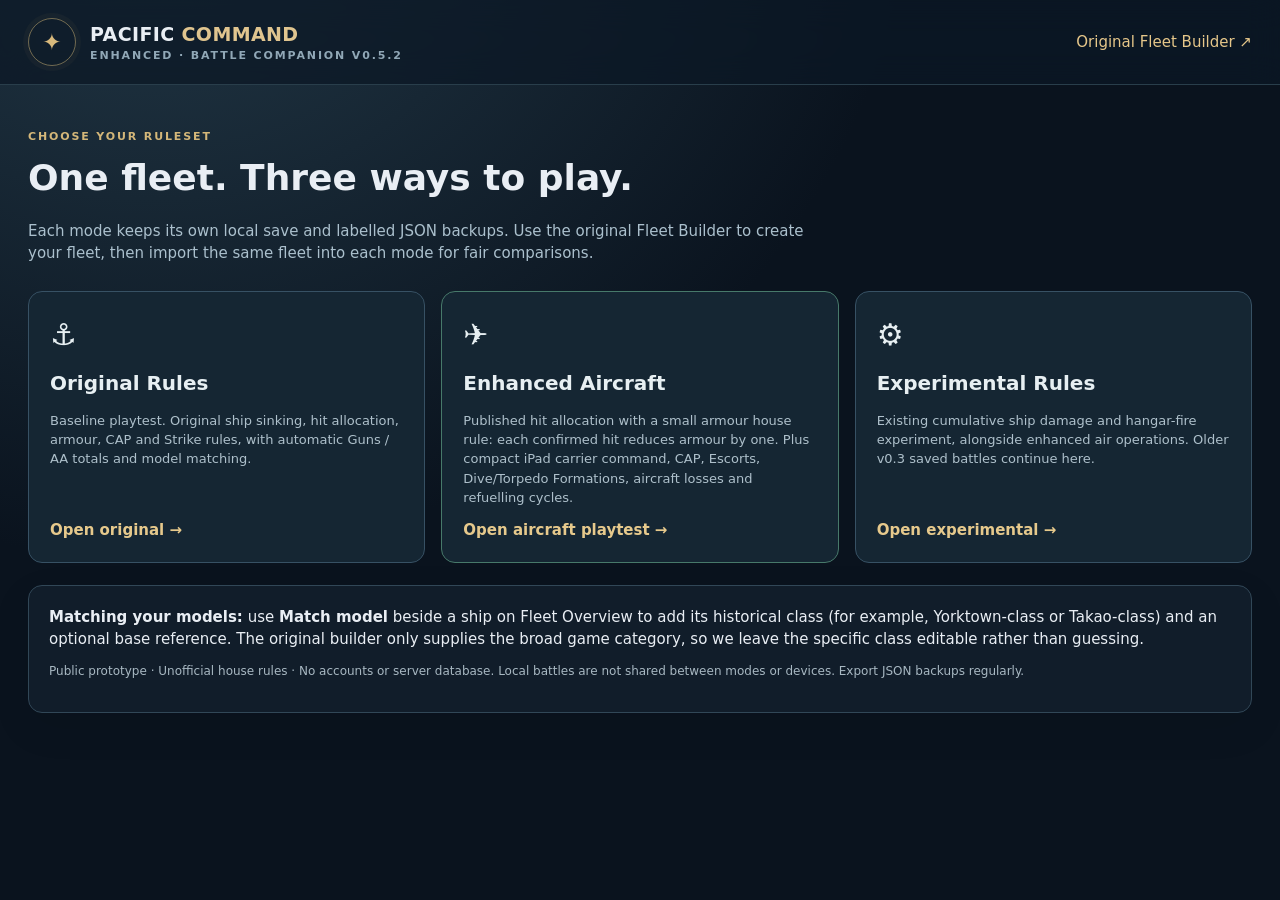
<file: index.html>
<!doctype html><html lang="en"><head><meta charset="utf-8"><meta name="viewport" content="width=device-width, initial-scale=1"><meta name="theme-color" content="#0b1623"><meta name="apple-mobile-web-app-capable" content="yes"><meta name="apple-mobile-web-app-title" content="Pacific Command"><title>Pacific Command Enhanced — Choose Game Mode</title><link rel="stylesheet" href="assets/style.css?v=0.5.2"><style>
.mode-grid{display:grid;grid-template-columns:repeat(3,minmax(0,1fr));gap:16px;margin-top:27px}.mode-card{border:1px solid #375164;background:#152633;border-radius:14px;padding:21px;display:flex;flex-direction:column;gap:12px;text-decoration:none;color:#e7eff2;min-height:240px}.mode-card:hover{border-color:#dfbd75;background:#1e3543;text-decoration:none;transform:translateY(-1px)}.mode-card .mode-icon{font-size:30px}.mode-card h2{margin:0;font-size:20px}.mode-card p{font-size:13px;color:#aec0cb;margin:0;flex:1}.mode-card .go{font-weight:700;color:#e6c98c}.mode-card.main{border-color:#47796a}.landing-title{margin:44px 0 12px}.landing-title h1{font-size:36px;margin:6px 0}.landing-title p{color:#abc0cd;max-width:780px}.subdued{margin-top:22px;color:#8fa7b6;font-size:12px}@media(max-width:800px){.mode-grid{grid-template-columns:1fr}.mode-card{min-height:180px}.landing-title h1{font-size:27px}}
</style></head><body><div class="topbar"><div class="topinner"><div class="brand"><div class="roundel">✦</div><div><div class="brandline">PACIFIC <span>COMMAND</span></div><div class="brand-sub">Enhanced · Battle Companion v0.5.2</div></div></div><a href="https://type37.github.io/pacific-command-builder/" target="_blank" rel="noopener">Original Fleet Builder ↗</a></div></div><main class="shell"><div class="landing-title"><div class="eyebrow">Choose your ruleset</div><h1>One fleet. Three ways to play.</h1><p>Each mode keeps its own local save and labelled JSON backups. Use the original Fleet Builder to create your fleet, then import the same fleet into each mode for fair comparisons.</p></div><div class="mode-grid">
<a class="mode-card" href="original/"><span class="mode-icon">⚓</span><h2>Original Rules</h2><p>Baseline playtest. Original ship sinking, hit allocation, armour, CAP and Strike rules, with automatic Guns / AA totals and model matching.</p><span class="go">Open original →</span></a>
<a class="mode-card main" href="aircraft/"><span class="mode-icon">✈</span><h2>Enhanced Aircraft</h2><p>Published hit allocation with a small armour house rule: each confirmed hit reduces armour by one. Plus compact iPad carrier command, CAP, Escorts, Dive/Torpedo Formations, aircraft losses and refuelling cycles.</p><span class="go">Open aircraft playtest →</span></a>
<a class="mode-card" href="experimental/"><span class="mode-icon">⚙</span><h2>Experimental Rules</h2><p>Existing cumulative ship damage and hangar-fire experiment, alongside enhanced air operations. Older v0.3 saved battles continue here.</p><span class="go">Open experimental →</span></a>
</div><div class="panel" style="margin-top:22px"><b>Matching your models:</b> use <b>Match model</b> beside a ship on Fleet Overview to add its historical class (for example, Yorktown-class or Takao-class) and an optional base reference. The original builder only supplies the broad game category, so we leave the specific class editable rather than guessing.<p class="note">Public prototype · Unofficial house rules · No accounts or server database. Local battles are not shared between modes or devices. Export JSON backups regularly.</p></div></main></body></html>
</file>
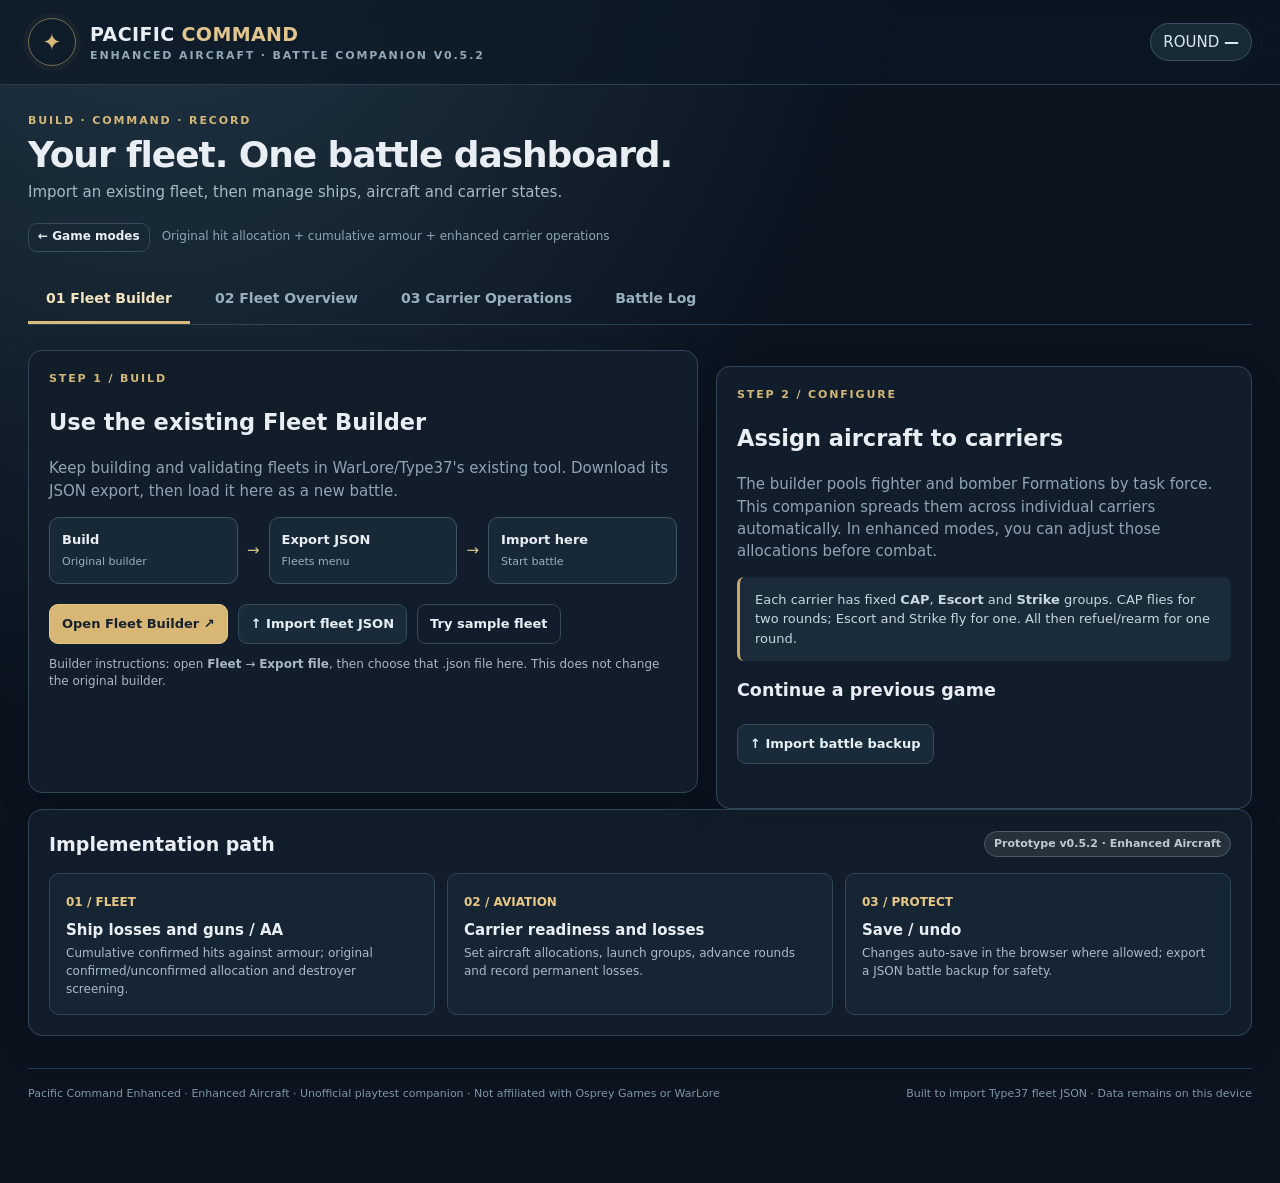
<file: aircraft/index.html>
<!doctype html>
<html lang="en"><head><meta charset="utf-8"><meta name="viewport" content="width=device-width, initial-scale=1">
<meta name="theme-color" content="#0b1623"><meta name="apple-mobile-web-app-capable" content="yes">
<meta name="apple-mobile-web-app-title" content="Pacific Command — Aircraft">
<title>Pacific Command Enhanced — Aircraft</title><link rel="stylesheet" href="../assets/style.css?v=0.5.2"></head>
<body><div id="app"></div><input type="file" id="fleet-file" accept=".json,application/json" hidden><input type="file" id="battle-file" accept=".json,application/json" hidden>
<script>window.PCE_MODE='aircraft';</script><script src="../assets/app.js?v=0.5.2"></script></body></html>
</file>
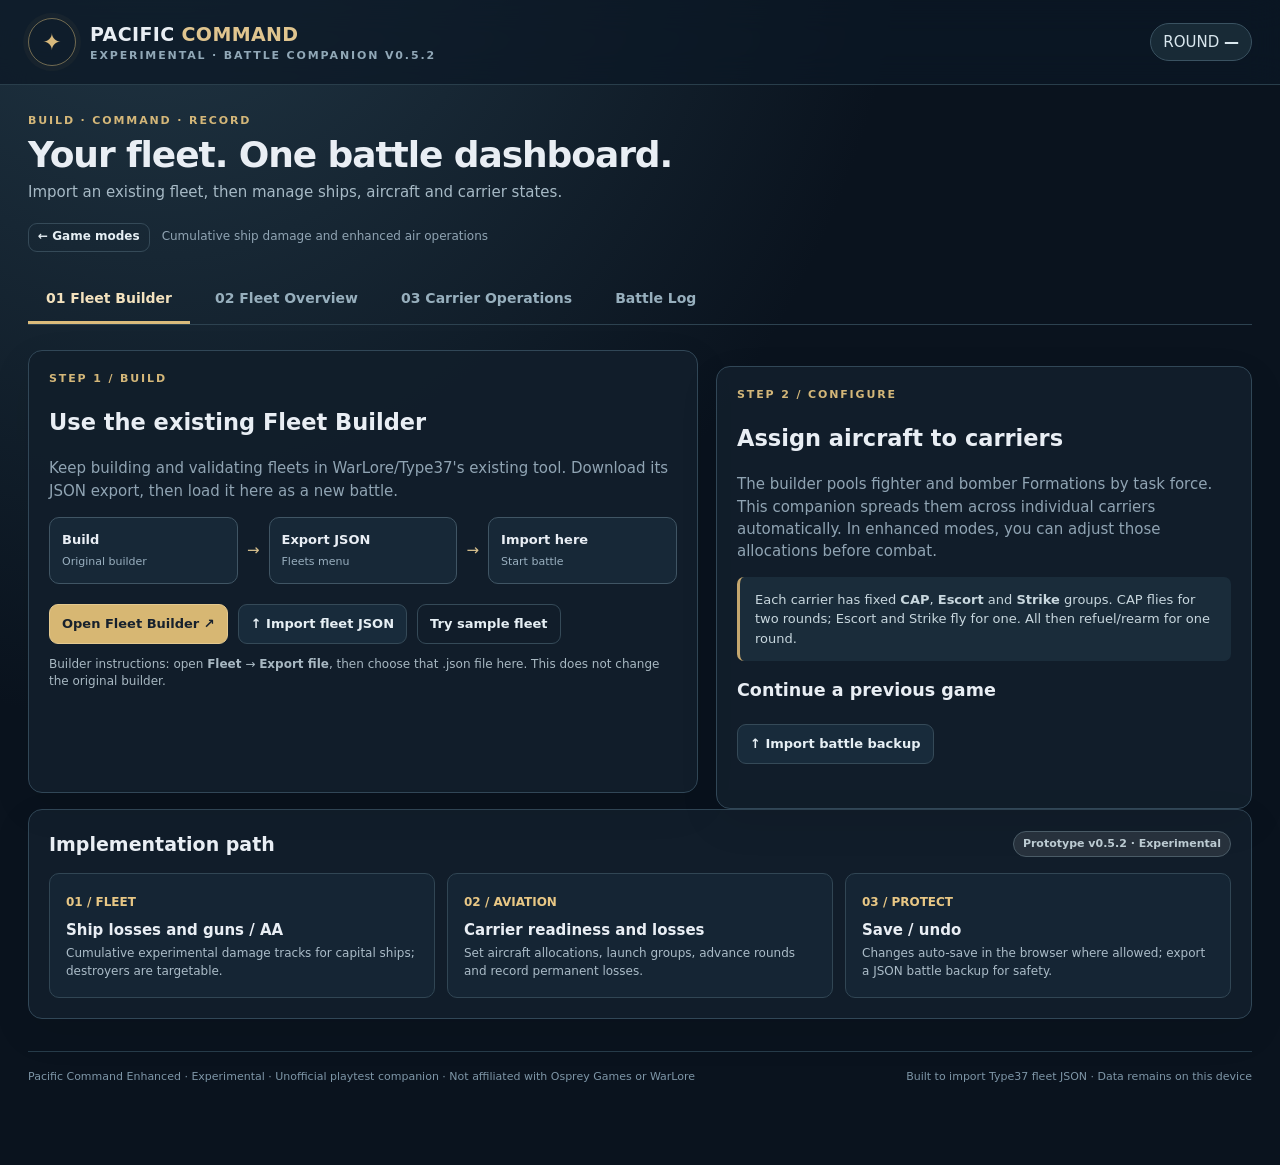
<file: experimental/index.html>
<!doctype html>
<html lang="en"><head><meta charset="utf-8"><meta name="viewport" content="width=device-width, initial-scale=1">
<meta name="theme-color" content="#0b1623"><meta name="apple-mobile-web-app-capable" content="yes">
<meta name="apple-mobile-web-app-title" content="Pacific Command — Experimental">
<title>Pacific Command Enhanced — Experimental</title><link rel="stylesheet" href="../assets/style.css?v=0.5.2"></head>
<body><div id="app"></div><input type="file" id="fleet-file" accept=".json,application/json" hidden><input type="file" id="battle-file" accept=".json,application/json" hidden>
<script>window.PCE_MODE='experimental';</script><script src="../assets/app.js?v=0.5.2"></script></body></html>
</file>
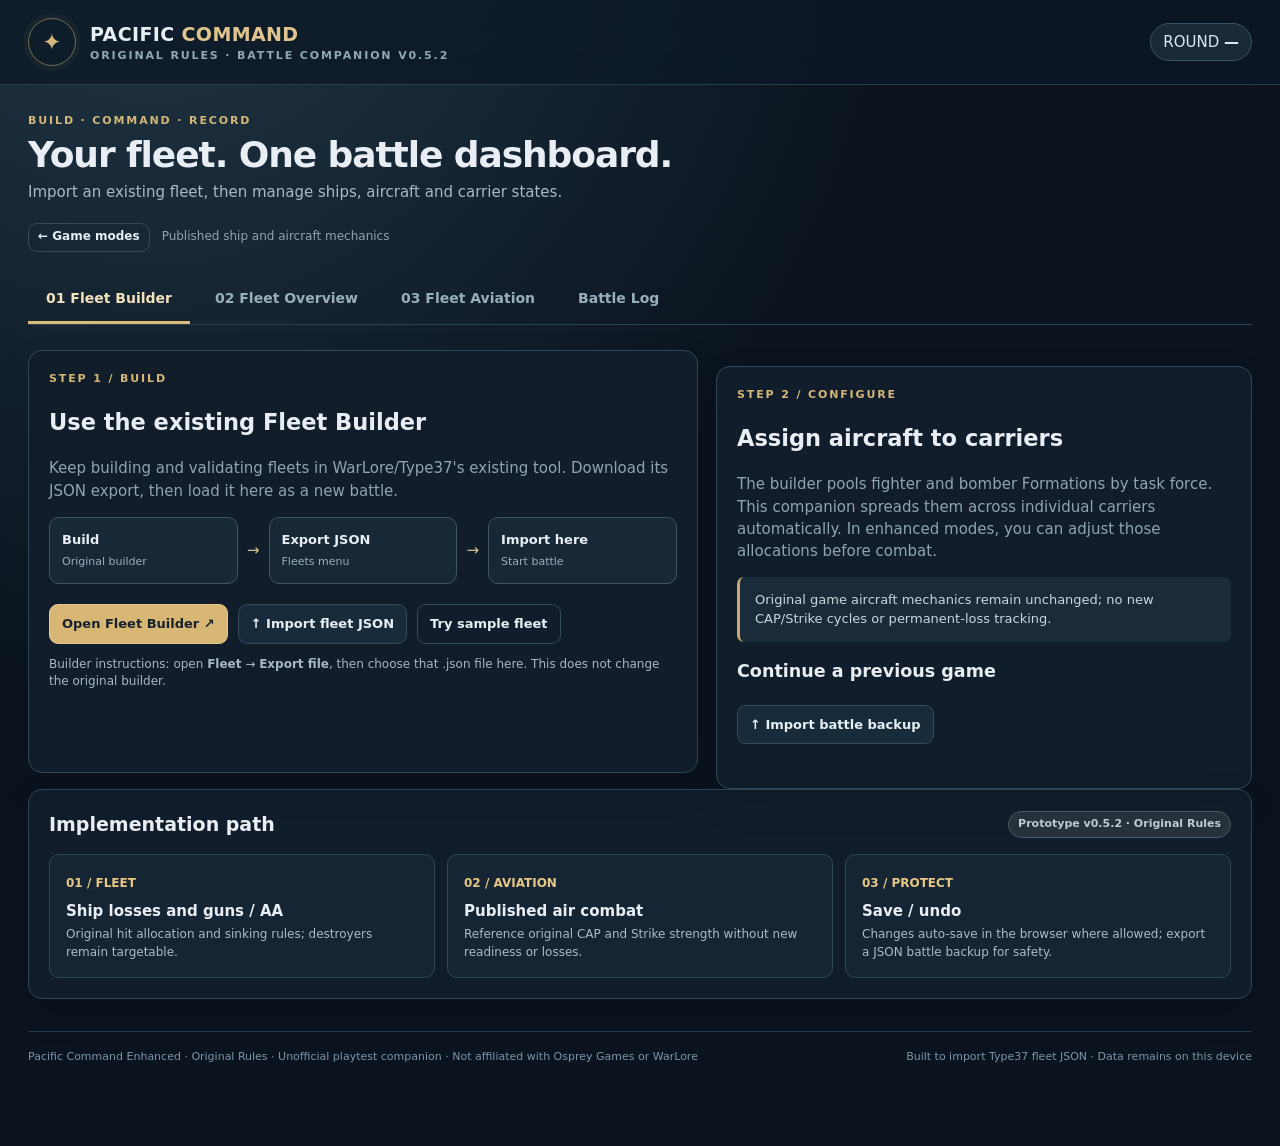
<file: original/index.html>
<!doctype html>
<html lang="en"><head><meta charset="utf-8"><meta name="viewport" content="width=device-width, initial-scale=1">
<meta name="theme-color" content="#0b1623"><meta name="apple-mobile-web-app-capable" content="yes">
<meta name="apple-mobile-web-app-title" content="Pacific Command — Original">
<title>Pacific Command Enhanced — Original</title><link rel="stylesheet" href="../assets/style.css?v=0.5.2"></head>
<body><div id="app"></div><input type="file" id="fleet-file" accept=".json,application/json" hidden><input type="file" id="battle-file" accept=".json,application/json" hidden>
<script>window.PCE_MODE='original';</script><script src="../assets/app.js?v=0.5.2"></script></body></html>
</file>
<file: assets/style.css>
:root{font-family:Inter,ui-sans-serif,system-ui,-apple-system,BlinkMacSystemFont,"Segoe UI",sans-serif;color-scheme:dark;background:#0a131e;color:#e9eef4;font-size:15px;line-height:1.48}
*{box-sizing:border-box}body{margin:0;min-height:100vh;background:radial-gradient(ellipse at 12% -18%,#243b4a 0,transparent 48%),#0a131e}button,input,select{font:inherit}button{cursor:pointer}button:disabled{opacity:.35;cursor:not-allowed}a{color:#e6c78a;text-decoration:none}a:hover{text-decoration:underline}.shell{max-width:1360px;margin:0 auto;padding:0 28px 80px}.topbar{background:#0c1825bb;border-bottom:1px solid #293e4b;backdrop-filter:blur(16px)}.topinner{max-width:1360px;margin:auto;padding:18px 28px;display:flex;align-items:center;justify-content:space-between;gap:16px}.brand{display:flex;gap:14px;align-items:center}.roundel{width:48px;height:48px;border:1px solid #d3b87980;border-radius:50%;display:grid;place-items:center;color:#d8b97c;font-size:23px;box-shadow:0 0 0 5px #d6b66c09}.brandline{font-size:19px;font-weight:750;letter-spacing:.02em}.brandline span{color:#e0c58f}.brand-sub{font-size:11px;color:#91a8b7;letter-spacing:.17em;text-transform:uppercase;font-weight:650}.header-side{display:flex;align-items:center;gap:12px}.round{background:#182a36;border:1px solid #3a5261;border-radius:50px;padding:7px 12px;font-variant-numeric:tabular-nums;color:#d9e7ee}.muted{color:#90a4b3}.small{font-size:12px}.xsmall{font-size:11px}.eyebrow{font-size:11px;text-transform:uppercase;letter-spacing:.17em;color:#d4b779;font-weight:800}.top-content{margin-top:28px;display:flex;justify-content:space-between;align-items:flex-end;gap:15px;flex-wrap:wrap}.top-content h1{font-size:clamp(25px,3vw,36px);margin:5px 0;font-weight:750;line-height:1.15;letter-spacing:-.03em}.top-content p{margin:5px 0;color:#a7bac6}.tools{display:flex;gap:9px;flex-wrap:wrap}.btn{border:1px solid #354a58;background:#182b3b;color:#e6eff4;border-radius:9px;padding:9px 12px;font-size:13px;font-weight:650;display:inline-flex;align-items:center;gap:7px;justify-content:center;min-height:38px}.btn:hover:not(:disabled){background:#263d4d;border-color:#67808e}.btn.primary{background:#d7b773;border-color:#e4c98f;color:#17212d}.btn.primary:hover{background:#efd49b}.btn.danger{color:#ffd4cc;border-color:#744d48;background:#442b2c}.btn.quiet{background:transparent}.btn.sm{min-height:29px;padding:4px 9px;font-size:12px}.btn.xs{min-height:26px;padding:3px 7px;font-size:11px}.btn.active{color:#1b2730;background:#d5b87b;border-color:#d5b87b}.tabs{display:flex;gap:7px;border-bottom:1px solid #2d4250;margin:24px 0 25px;overflow:auto}.tab{padding:12px 18px;background:transparent;border:0;border-bottom:3px solid transparent;color:#97afbd;white-space:nowrap;font-size:14px;font-weight:720}.tab.active{border-bottom-color:#dbbb7b;color:#f3e2be}.tab:hover{color:#fff}.panel{border:1px solid #314757;background:#111e2bf2;border-radius:14px;padding:20px;box-shadow:0 14px 40px #00000014}.panel+.panel{margin-top:16px}.sectionhead{display:flex;align-items:center;justify-content:space-between;gap:15px;margin-bottom:15px}.sectionhead h2{margin:0;font-size:19px}.sectionhead h3{margin:0;font-size:16px}.note{font-size:12px;color:#a8b8c2}.callout{padding:13px 15px;background:#1a2c3a;border-left:3px solid #c5a76f;border-radius:7px;color:#c8d7de;font-size:13px;margin:13px 0}.warning{border-left-color:#d88b6c;background:#372b2b}.badge{display:inline-flex;align-items:center;gap:5px;border:1px solid #526456;border-radius:50px;padding:4px 9px;font-size:11px;font-weight:700;color:#b2d7bd;background:#22372e;white-space:nowrap}.badge.orange{color:#f2cf93;border-color:#715a35;background:#3d3426}.badge.red{color:#f7aca6;border-color:#714641;background:#3b262a}.badge.gray{color:#bccbd2;border-color:#4a5b66;background:#27313c}.hero{display:grid;grid-template-columns:1.25fr 1fr;gap:18px}.hero .panel{height:100%}.flowline{display:flex;align-items:center;gap:9px;margin:12px 0}.stage{border:1px solid #405564;border-radius:10px;background:#172837;padding:12px;min-width:0;flex:1}.stage b{font-size:13px;display:block}.stage span{font-size:11px;color:#99afbf}.arrow{color:#d9c18f}.builder-actions{display:flex;gap:10px;flex-wrap:wrap;margin:20px 0 8px}.guide{display:grid;grid-template-columns:repeat(3,1fr);gap:12px}.guide .card{padding:16px;border-radius:10px;background:#152534;border:1px solid #314654}.guide .num{font-size:12px;color:#e8c785;font-weight:850}.guide strong{display:block;margin:7px 0 4px}.guide p{font-size:12px;color:#abbcc8;margin:0}.statgrid{display:grid;grid-template-columns:repeat(5,1fr);gap:10px;margin-bottom:20px}.stat{background:#152635;border:1px solid #32495a;border-radius:12px;padding:16px}.stat .k{font-size:11px;letter-spacing:.08em;text-transform:uppercase;color:#a6b9c5;font-weight:700}.stat .v{font-size:27px;line-height:1.15;margin:5px 0;font-weight:800;font-variant-numeric:tabular-nums}.stat .s{font-size:11px;color:#8ca4b3}.stat.emph{border-color:#746448;background:#282b28}.stat.emph .v{color:#ebd39d}.tf{margin-bottom:20px}.tf-head{display:flex;justify-content:space-between;align-items:flex-start;gap:15px;padding:0 0 14px}.tf-head h2{font-size:19px;margin:3px 0}.tf-stats{display:flex;gap:8px;flex-wrap:wrap}.mini-stat{border:1px solid #355166;background:#182b39;border-radius:8px;padding:8px 12px;min-width:80px}.mini-stat .v{font-size:22px;font-weight:800;font-variant-numeric:tabular-nums}.mini-stat .k{color:#9fb3bf;font-size:10px;text-transform:uppercase}.fleettable{width:100%;border-collapse:collapse}.fleettable th{color:#9caebb;font-weight:750;text-transform:uppercase;letter-spacing:.08em;font-size:10px;text-align:left;border-bottom:1px solid #314656;padding:8px 10px}.fleettable td{border-bottom:1px solid #2a3e4b;padding:11px 10px;vertical-align:middle;font-size:13px}.fleettable tr:last-child td{border-bottom:0}.shipname{font-weight:720;font-size:13px}.shipmeta{font-size:11px;color:#91a8b8}.ko{opacity:.55}.ko .shipname{text-decoration:line-through}.track{display:flex;gap:3px;min-width:120px;align-items:center;margin:4px 0 3px}.pip{height:8px;min-width:7px;flex:1;background:#385060;border-radius:3px}.pip.hit{background:#cf8d69}.progressText{font-size:11px;color:#b9c8d0;font-variant-numeric:tabular-nums}.damagecontrols{display:flex;gap:5px;align-items:center;flex-wrap:wrap}.twocol{display:grid;grid-template-columns:1fr 1fr;gap:14px}.fighter-stats{display:flex;gap:12px;flex-wrap:wrap}.carrier-card{margin-bottom:16px}.carrierhead{display:flex;justify-content:space-between;gap:10px;align-items:flex-start;flex-wrap:wrap;margin-bottom:18px}.carrierhead h3{font-size:19px;margin:4px 0 0}.carrier-stats{display:flex;gap:9px;flex-wrap:wrap}.chip{padding:7px 10px;border-radius:8px;background:#213849;border:1px solid #3c5261;min-width:94px}.chip b{font-size:21px;line-height:1.2;display:block}.chip span{font-size:10px;color:#a9bac6}.squadron-table{border:1px solid #345063;border-radius:11px;overflow:hidden}.squadronrow{display:grid;grid-template-columns:110px 156px 1fr 82px;gap:10px;align-items:center;padding:13px;border-bottom:1px solid #304656}.squadronrow:last-child{border-bottom:0}.group-type{font-weight:800}.group-type small{display:block;color:#8fa7b6;font-size:11px;font-weight:450}.count{display:flex;align-items:center;gap:6px}.count b{font-size:18px;min-width:26px;text-align:center;font-variant-numeric:tabular-nums}.states{display:flex;flex-wrap:wrap;gap:5px}.state{border-radius:7px;background:#172a39;border:1px solid #385060;color:#b6c7d0;font-size:11px;padding:7px 9px;min-width:73px}.state.active{background:#d6b979;color:#14202b;border-color:#d6b979;font-weight:800}.state:disabled{opacity:.3}.input{width:100%;min-width:0;background:#0c1926;border:1px solid #49606c;border-radius:7px;color:#f3f4ee;padding:8px 9px;outline:none}.input:focus{border-color:#d4b67c}.input.narrow{width:72px}.input.hitinput{width:56px;padding:6px 6px;text-align:center}.input.dark{color:#fff}.subheader{font-size:11px;letter-spacing:.11em;color:#a5bbca;text-transform:uppercase;font-weight:850;margin:15px 0 6px}.low{background:#2b2830;border-color:#6f4a46}.right{display:flex;align-items:center;gap:6px;justify-content:flex-end}.details{border:1px solid #344c5b;background:#142532;border-radius:10px;padding:13px;margin-top:15px}.detail-grid{display:grid;grid-template-columns:1fr 1fr;gap:12px;align-items:end}.details label{display:block;color:#a9bbc8;font-size:12px;margin-bottom:4px}.ship-tags{display:flex;gap:8px;align-items:center;flex-wrap:wrap}.footer{color:#7e96a7;font-size:11px;margin-top:32px;border-top:1px solid #263b49;padding-top:17px;display:flex;justify-content:space-between;gap:12px;flex-wrap:wrap}.modal-wrap{position:fixed;inset:0;background:#030912ba;display:flex;align-items:center;justify-content:center;z-index:40;padding:20px}.modal{width:min(95vw,560px);max-height:90vh;overflow:auto;background:#152738;border:1px solid #5b7180;border-radius:15px;padding:22px;box-shadow:0 30px 100px #0009}.modal h2{margin:0 0 6px}.modal-head{display:flex;align-items:center;justify-content:space-between}.form-row{display:flex;gap:10px;align-items:center;flex-wrap:wrap;margin:16px 0}.form-row label{min-width:180px;color:#b8cad3}.form-row input{width:76px}.log{list-style:none;padding:0;margin:0}.log li{border-bottom:1px solid #293e4c;padding:9px 2px;font-size:12px;color:#b3c5d0}.log li:last-child{border:0}.log time{color:#d7bb7c;font-weight:650;margin-right:9px}.empty{text-align:center;padding:45px 25px;color:#aebdc7}.tick{color:#b7d9b9}.hidden{display:none !important}hr{border:0;border-top:1px solid #314552;margin:15px 0} .desktop-only{display:initial}
@media(max-width:1050px){.statgrid{grid-template-columns:repeat(3,1fr)}.squadronrow{grid-template-columns:90px 130px 1fr}.squadronrow .lossbox{grid-column:2/-1}.hero{grid-template-columns:1fr}}
@media(max-width:720px){.shell{padding:0 12px 45px}.topinner{padding:13px 12px}.brandline{font-size:15px}.brand-sub{font-size:9px}.roundel{width:38px;height:38px}.header-side .round{display:none}.panel{padding:14px}.statgrid{grid-template-columns:repeat(2,1fr)}.stat .v{font-size:23px}.twocol,.guide,.detail-grid{grid-template-columns:1fr}.fleettable{display:block;overflow:auto}.tf-head{display:block}.tf-stats{margin-top:10px}.squadronrow{grid-template-columns:1fr auto;gap:10px}.squadronrow .states{grid-column:1/-1}.squadronrow .lossbox{grid-column:1/-1}.states .state{flex:1}.top-content{margin-top:18px}.tabs{margin:15px 0}.tab{padding:10px 12px}.tools{width:100%}.tools .btn{flex:1}}


/* v0.2 — operational colour language: blue = gunnery, teal = AA,
   green = ready/on station, amber = low fuel/rearming, red = damage/KO. */
:root { --gun:#74bde7; --aa:#72d3b3; --ready:#80d39e; --warn:#edbd71; --danger:#ea8b83; --strike:#e4a17a; }
.stat, .mini-stat { position:relative; overflow:hidden; }
.stat::before,.mini-stat::before{content:'';position:absolute;inset:0 auto 0 0;width:3px;background:#506577}
.stat.metric-guns,.mini-stat.metric-guns{background:linear-gradient(110deg,rgba(52,124,168,.19),#152635 70%);border-color:#416782}
.stat.metric-guns::before,.mini-stat.metric-guns::before{background:var(--gun)}
.stat.metric-guns .v,.mini-stat.metric-guns .v{color:var(--gun)}
.stat.metric-aa,.mini-stat.metric-aa{background:linear-gradient(110deg,rgba(41,137,107,.18),#152635 70%);border-color:#3b7268}
.stat.metric-aa::before,.mini-stat.metric-aa::before{background:var(--aa)}
.stat.metric-aa .v,.mini-stat.metric-aa .v{color:var(--aa)}
.stat.metric-cap-aloft,.mini-stat.metric-cap-aloft{background:linear-gradient(110deg,rgba(49,122,87,.13),#152635 80%);border-color:#365e53}
.stat.metric-cap-aloft::before,.mini-stat.metric-cap-aloft::before{background:var(--ready)}
.stat.metric-cap-aloft .v,.mini-stat.metric-cap-aloft .v{color:var(--ready)}
.stat.metric-strike-airborne,.mini-stat.metric-strike-airborne,.mini-stat.metric-airborne-strike,.mini-stat.metric-ready-strike{background:linear-gradient(110deg,rgba(159,93,59,.16),#152635 80%);border-color:#6c5147}
.stat.metric-strike-airborne::before,.mini-stat.metric-strike-airborne::before,.mini-stat.metric-airborne-strike::before,.mini-stat.metric-ready-strike::before{background:var(--strike)}
.stat.metric-strike-airborne .v,.mini-stat.metric-strike-airborne .v,.mini-stat.metric-airborne-strike .v,.mini-stat.metric-ready-strike .v{color:var(--strike)}
.mini-stat.metric-ready-escort,.mini-stat.metric-airborne-escort{border-color:#6a6382;background:linear-gradient(110deg,rgba(106,84,163,.15),#152635 80%)}
.mini-stat.metric-ready-escort::before,.mini-stat.metric-airborne-escort::before{background:#ad9dde}
.mini-stat.metric-ready-escort .v,.mini-stat.metric-airborne-escort .v{color:#c0b2f2}
.tf{border-top:3px solid #d9b977}
.tf.tf-1{border-top-color:var(--gun)}
.tf.tf-2{border-top-color:var(--aa)}
.tf-head h2{display:flex;align-items:center;gap:11px;flex-wrap:wrap}
.fleettable tr.damaged td:first-child{box-shadow:inset 3px 0 0 #bb885b}
.fleettable tr.ko{opacity:1;background:#4d28292b}
.fleettable tr.ko td:first-child{box-shadow:inset 3px 0 0 #d7746b}
.fleettable tr.ko .shipname,.fleettable tr.ko .progressText{color:#f2a69b}
.fleettable tr.ko td:not(:last-child){opacity:.78}
.pip.hit{background:linear-gradient(90deg,#d9925f,#ecb56d)}
.fleettable tr.ko .pip.hit{background:#c65c5c}
.action-attack{color:#f3cfad;border-color:#655347;background:#2d2b2c}
.action-attack:hover:not(:disabled){border-color:#ae7659;background:#3b3231}
.airsummary{display:flex;flex-wrap:wrap;align-items:stretch;gap:10px;border:1px solid #395468;border-radius:13px;padding:13px;background:linear-gradient(110deg,#172a39,#101e2b);margin:20px 0 7px}
.airsummary .summary-label{flex:1 1 185px;align-self:center}
.airsummary .summary-label b{display:block;color:#e8c991;font-size:14px}
.airsummary .summary-label span{display:block;margin-top:4px}
.airsummary .mini-stat{flex:1 1 108px;min-width:106px;padding:11px 10px}
.deckbox{display:flex;justify-content:space-between;align-items:center;gap:12px;flex-wrap:wrap;padding:12px;border-radius:10px;margin-bottom:13px;border:1px solid #345767;background:#172c38}
.deckbox.deck-busy{border-color:#866945;background:#302b27}
.deckbox.deck-free{border-left:3px solid #5ab99b}
.deckbox .launch-actions{display:flex;gap:6px;flex-wrap:wrap}
.carrier-card{border-top:3px solid #759db5}
.carrier-card.low{border-top-color:#d16b6b}
.carrier-stats .fighter-chip{background:#213e43;border-color:#356f6a}
.carrier-stats .fighter-chip b{color:#7cd9c5}
.carrier-stats .bomber-chip{background:#40322e;border-color:#755747}
.carrier-stats .bomber-chip b{color:#efba88}
.carrier-stats .reserve-chip{background:#202e3c;border-color:#344e64}
.squadronrow.group-cap{border-left:3px solid #58b898;background:linear-gradient(90deg,#16362e70,transparent 44%)}
.squadronrow.group-escort{border-left:3px solid #9b91d3;background:linear-gradient(90deg,#3c355370,transparent 44%)}
.squadronrow.group-strike{border-left:3px solid #e2a16f;background:linear-gradient(90deg,#46302570,transparent 44%)}
.squadronrow .group-type{letter-spacing:.02em}
.group-cap .group-type{color:#90dfbd}
.group-escort .group-type{color:#c1b4ee}
.group-strike .group-type{color:#f3bf97}
.state.status-ready.active{background:#317759;border-color:#65c896;color:#f1fff8}
.state.status-air1.group-cap.active{background:#26715b;border-color:#6fceb1;color:#f0fff9}
.state.status-air1.group-escort.active{background:#60539b;border-color:#ad9ad9;color:#fff}
.state.status-air1.group-strike.active{background:#98603f;border-color:#e0a172;color:#fff6ec}
.state.status-air2.active{background:#a67a32;border-color:#e9bd67;color:#fff8e6}
.state.status-rearm.active{background:#7f4a35;border-color:#d79a65;color:#fff3e9}
.state:not(.active):hover{border-color:#8698a5;background:#233b49}
.lossbox .btn.danger:hover{background:#603738}
@media(max-width:720px){.airsummary .mini-stat{flex:1 1 42%}.deckbox .launch-actions{width:100%}.deckbox .launch-actions .btn{flex:1}.tf-head h2{font-size:17px}}

/* v0.3 - early CAP recovery is a deliberate tactical choice. */
.btn.caution{background:#493c27;border-color:#9d7842;color:#ffe0a5}.btn.caution:hover:not(:disabled){background:#604c2c;border-color:#cc9d52}

/* v0.4 multi-mode navigation, model pairing, special rules and hit-allocation controls */
.modes-switch{display:flex;gap:12px;align-items:center;margin-top:15px;flex-wrap:wrap}
.specials{display:flex;gap:5px;flex-wrap:wrap;margin-top:5px}
.special-chip{display:inline-block;font-size:10px;line-height:1.25;color:#e1d1aa;background:#2a3340;border:1px solid #4a5463;border-radius:5px;padding:3px 6px}
.special-chip.muted-special{opacity:.6;text-decoration:line-through}
.model-line{color:#b5c6d0;margin-top:3px}.model-line b{color:#c5ded5;font-weight:650}
.mods-panel{margin-bottom:17px}.mods-panel .specials{margin:10px 0}
.hit-pool-panel{display:flex;justify-content:space-between;align-items:center;gap:10px;border:1px solid #526776;background:#142736;padding:11px 14px;border-radius:9px;margin-bottom:14px}
.hit-buttons{display:flex;flex-wrap:wrap;gap:5px}
.hit-confirm{border-color:#925d45;color:#f6ccaf;background:#3c2d2a}.hit-unconfirm{border-color:#51729a;color:#beddf9;background:#223345}
.sunk-mark{color:#ff9c97;font-weight:800}.afloat-mark{color:#8adeb1;font-weight:750}
@media(max-width:720px){.hit-pool-panel{align-items:flex-start;flex-direction:column}.hit-pool-panel .btn{width:100%}}

/* v0.4.1 — persistent armour-hit indicator in Enhanced Aircraft */
.armour-damaged{display:inline-block;color:#f1cb83;background:#3a3326;border:1px solid #9b7d43;border-radius:6px;padding:4px 9px;font-size:12px;font-weight:800;letter-spacing:.05em}


/* v0.4.2 — prominent, accessible task-force separators in Carrier Operations */
.carrier-tf-banner{
 display:flex;align-items:center;justify-content:space-between;gap:18px;
 margin:30px 0 12px;padding:18px 22px;
 border:1px solid #688296;border-left:5px solid #dcc28b;
 border-radius:13px;
 background:linear-gradient(112deg,#294458 0%,#1b3345 54%,#122332 100%);
 box-shadow:0 13px 28px rgba(0,0,0,.22);
}
.carrier-tf-title{display:flex;align-items:center;gap:17px;flex-wrap:wrap;min-width:0}
.carrier-tf-id{
 display:inline-flex;align-items:center;justify-content:center;
 padding:11px 16px;min-width:76px;border-radius:9px;
 background:#e2c991;color:#182633;font-size:21px;font-weight:900;
 letter-spacing:.08em;font-variant-numeric:tabular-nums;
}
.carrier-tf-heading{min-width:0}
.carrier-tf-heading .eyebrow{color:#bbd1dc;font-size:10px;letter-spacing:.18em}
.carrier-tf-heading h2{
 color:#f4f7f8;font-size:clamp(22px,2.4vw,29px);
 line-height:1.2;letter-spacing:-.02em;margin:3px 0 0;
 overflow-wrap:anywhere;
}
.carrier-tf-meta{
 padding:7px 12px;border:1px solid #648293;border-radius:30px;
 color:#d4e1e9;font-size:12px;font-weight:700;
 background:rgba(10,22,34,.32);white-space:nowrap;
}
.carrier-tf-banner+.airsummary{margin-top:0}
@media(max-width:720px){
 .carrier-tf-banner{flex-direction:column;align-items:stretch;gap:11px;margin-top:22px;padding:14px 15px}
 .carrier-tf-title{flex-wrap:nowrap;gap:12px}
 .carrier-tf-id{font-size:17px;min-width:61px;padding:10px 11px}
 .carrier-tf-heading h2{font-size:21px}
 .carrier-tf-meta{align-self:flex-start;white-space:normal}
}


/* v0.5 — compact carrier overview, focus mode and bomber formation controls */
.carrier-console-bar{display:flex;justify-content:space-between;align-items:center;gap:12px;padding:10px 14px;margin:8px 0 12px;background:#182d3e;border:1px solid #416278;border-radius:11px}
.carrier-console-title{min-width:0}.carrier-console-title .eyebrow{font-size:10px}.carrier-console-title h2{font-size:19px;line-height:1.25;margin:2px 0 0}
.focus-mode-badge{vertical-align:middle;display:inline-block;font-size:10px;color:#e8d3a6;border:1px solid #6b604c;border-radius:5px;padding:2px 7px;letter-spacing:.02em;margin-left:6px}
.carrier-console-actions{display:flex;gap:5px;align-items:center;flex-wrap:wrap}.carrier-console-actions .btn{white-space:nowrap}
.overview-help{font-size:11px;color:#b5cad5;margin-bottom:6px}
.overview-tf-filters{display:flex;gap:6px;align-items:center;flex-wrap:wrap;margin-bottom:12px}
.carrier-overview-tf{border:1px solid #314c5e;background:#112332;border-radius:11px;overflow:hidden;margin:0 0 13px}
.overview-tf-bar{display:flex;justify-content:space-between;align-items:center;gap:10px;background:linear-gradient(110deg,#2b4b61,#172f43);padding:10px 13px;border-left:4px solid #e2c991}
.overview-tf-bar>div{display:flex;align-items:center;gap:10px;min-width:0}.overview-tf-bar>span{font-size:11px;color:#c5d6df;white-space:nowrap}
.overview-tf-id{display:inline-block;flex:none;background:#e2c991;color:#172634;border-radius:6px;font-size:15px;font-weight:900;padding:5px 8px;letter-spacing:.05em}
.overview-tf-name{font-size:17px;line-height:1.1;overflow-wrap:anywhere;color:#f4f7fa}
.overview-tf-strength{display:grid;grid-template-columns:repeat(5,minmax(0,1fr));gap:5px;padding:7px 9px;background:#122b3d}
.overview-tf-strength>span{font-size:11px;border:1px solid #345267;border-radius:6px;background:#1b3445;padding:6px 7px;white-space:nowrap;color:#bcd0dc}
.overview-tf-strength b{font-size:16px;color:#f2d69f;font-variant-numeric:tabular-nums;margin-right:4px}
.overview-tf-strength small{display:block;font-size:9px;color:#e6bd91;line-height:1.1}
.overview-columns,.carrier-overview-row{display:grid;grid-template-columns:minmax(160px,1.4fr) repeat(3,minmax(90px,1fr));gap:9px;align-items:center}
.overview-columns{color:#8ea9ba;text-transform:uppercase;letter-spacing:.07em;font-size:10px;font-weight:800;padding:5px 12px;background:#0d1b28}
.carrier-overview-row{width:100%;text-align:left;background:#162b3a;border:0;border-top:1px solid #2b4353;border-radius:0;color:#ebf2f7;padding:8px 12px;min-height:61px}
.carrier-overview-row:nth-child(even){background:#1a2e3d}
.carrier-overview-row:hover,.carrier-overview-row:focus-visible{background:#29445a;outline:2px solid #d8be81;outline-offset:-2px}
.carrier-overview-row.overview-ko{opacity:.66;background:#3d2b32}
.overview-ship{min-width:0}.overview-ship b{display:block;font-size:14px;line-height:1.1;overflow-wrap:anywhere}
.overview-ship small{display:block;color:#9fb4c1;font-size:10px;line-height:1.2;margin-top:3px}
.overview-ship em{font-size:9px;color:#ff9f93;font-style:normal;font-weight:900}
.overview-ops-cell{min-width:0;border-left:2px solid #496279;padding-left:7px;display:flex;flex-direction:column;justify-content:center;gap:2px}
.overview-cell-cap{border-left-color:#69bc99}.overview-cell-escort{border-left-color:#ad98d4}.overview-cell-strike{border-left-color:#e1a06b}
.overview-ops-cell strong{font-size:15px;line-height:1.08}.overview-ops-cell small{font-weight:600;color:#adc1cc;font-size:10px}
.overview-status{font-size:10px;font-weight:700;color:#b4c8d4;line-height:1.1}.overview-status-ready{color:#75d59c}.overview-status-air1{color:#78c6b2}.overview-status-air2{color:#f2c46b}.overview-status-rearm{color:#f2a77c}
.overview-ops-cell em{font-size:10px;font-style:normal;color:#e7ba90;line-height:1.05}
.bomber-split{margin-top:10px;padding:12px;border:1px solid #576274;background:linear-gradient(100deg,#192b3b,#262b39);border-radius:9px}
.split-title{display:flex;justify-content:space-between;gap:8px;align-items:center}.split-title strong{font-size:13px;color:#f1d4ad}
.split-labels{display:flex;justify-content:space-between;gap:8px;margin-top:8px;font-size:12px;color:#c8d9e2}.split-labels b{font-size:18px;color:#eed3a2}
.dive-slider{width:100%;display:block;accent-color:#d4aa62;cursor:pointer;margin:10px 0;height:20px}
.dive-slider:disabled{cursor:not-allowed;opacity:.4}
.split-deployed{font-size:12px;color:#c2d1db}.split-deployed b{color:#f3dfbd}
.torpedo-rule{font-size:11px;color:#f3c8a0;margin-top:8px;padding:7px;border-left:3px solid #c78f65;background:#3d302d}
.bomber-loss{display:flex;flex-wrap:wrap;gap:4px}
body.carrier-focus .topbar,body.carrier-focus .top-content,body.carrier-focus .modes-switch,body.carrier-focus .tabs,body.carrier-focus .footer,body.carrier-focus .carrier-rules,body.carrier-focus .overview-help{display:none!important}
body.carrier-focus .shell{max-width:none;padding:5px 10px 12px}
body.carrier-focus .carrier-console-bar{padding:5px 10px;margin:0 0 6px}
body.carrier-focus .carrier-console-title h2{font-size:17px}
body.carrier-focus .carrier-overview-tf{margin-bottom:8px}
body.carrier-focus .overview-tf-bar{padding:6px 10px}
body.carrier-focus .overview-tf-name{font-size:15px}
body.carrier-focus .overview-tf-strength{padding:5px 8px}
body.carrier-focus .overview-tf-strength>span{padding:3px 7px}
body.carrier-focus .overview-columns{padding:3px 10px}
body.carrier-focus .carrier-overview-row{min-height:53px;padding:5px 10px}
body.carrier-focus .overview-tf-filters{margin:4px 0 7px}
@media(max-width:920px){
 .carrier-console-bar{flex-wrap:wrap}.carrier-console-actions{width:100%}
 .carrier-console-actions .btn{flex:1}
 .overview-tf-strength{grid-template-columns:repeat(3,minmax(0,1fr))}
 .overview-columns,.carrier-overview-row{grid-template-columns:minmax(125px,1.25fr) repeat(3,minmax(75px,1fr));gap:5px}
}
@media(max-width:570px){
 .overview-tf-strength{grid-template-columns:repeat(2,minmax(0,1fr))}
 .overview-tf-bar{align-items:flex-start}.overview-tf-name{font-size:14px}
 .overview-columns{display:none}
 .carrier-overview-row{grid-template-columns:1fr 1fr;gap:8px;min-height:90px}
 .overview-ship{grid-column:1/-1}
 .carrier-overview-row .overview-ops-cell{padding-left:5px}
 .carrier-console-actions{gap:3px}.carrier-console-actions .btn{font-size:10px;min-height:32px;padding:4px 6px}
}

/* v0.5.1 — inline carrier accordions */
.carrier-overview-row[aria-expanded="true"]{
  background:#29475b;
  box-shadow:inset 4px 0 0 #e1c991;
  border-top-color:#567184;
}
.overview-expander{
  display:inline-block;
  width:16px;
  margin-right:2px;
  font-size:17px;
  color:#e5c993;
  vertical-align:-1px;
}
.carrier-inline-detail{
  padding:10px 12px 13px;
  background:#0c1e2d;
  border-top:1px solid #608298;
  border-bottom:2px solid #35556a;
}
.inline-detail-heading{
  display:flex;
  justify-content:space-between;
  align-items:center;
  gap:12px;
  padding:2px 2px 9px;
  color:#e3cc9a;
  font-size:13px;
}
.carrier-inline-detail .carrier-card{
  margin:0;
  padding:13px;
  box-shadow:none;
  border-radius:9px;
  border-color:#395568;
}
.carrier-inline-detail .carrierhead{margin-bottom:12px}
.carrier-inline-detail .carrierhead h3{font-size:17px}
.carrier-inline-detail .deckbox{margin-bottom:10px}
body.carrier-focus .carrier-inline-detail{
  max-height:min(57dvh,510px);
  overflow-y:auto;
  overscroll-behavior:contain;
  scrollbar-color:#667d8a #132b3b;
}
body.carrier-focus .carrier-inline-detail .carrier-card{padding:9px}
body.carrier-focus .inline-detail-heading{position:sticky;top:-10px;z-index:2;background:#0c1e2d;padding:7px 3px 9px}
@media(max-width:720px){
 .carrier-inline-detail{padding:8px}
 .carrier-inline-detail .carrier-card{padding:10px}
 .overview-expander{width:13px;font-size:15px}
 .inline-detail-heading strong{font-size:12px}
}


/* v0.5.2 — prominent task-force rollups on Fleet and Carrier pages */
.fleet-rollup-toolbar{display:flex;align-items:center;justify-content:space-between;gap:12px;flex-wrap:wrap;margin:6px 0 15px;color:#b5cad7;font-size:12px;font-weight:650}
.fleet-rollup-toolbar>div{display:flex;gap:6px}
.fleet-rollup-panel{padding:0!important;overflow:hidden;border:1px solid #506d80!important;border-top:4px solid #e2c991!important;border-radius:13px;margin:0 0 14px!important}
.fleet-rollup-panel.tf-1{border-top-color:#a1b4e5!important}
.fleet-rollup-panel.tf-2{border-top-color:#79c9a9!important}
.fleet-rollup-wrap{display:flex;align-items:stretch;gap:0;background:linear-gradient(105deg,#2a4c62,#1a3449 65%,#142938)}
.fleet-rollup-toggle{flex:1;min-width:0;border:0;border-left:5px solid #e2c991;background:transparent;color:#f0f5f7;display:flex;align-items:center;flex-wrap:wrap;gap:12px;padding:15px 14px;text-align:left;min-height:92px;cursor:pointer}
.fleet-rollup-panel.tf-1 .fleet-rollup-toggle{border-left-color:#a1b4e5}
.fleet-rollup-panel.tf-2 .fleet-rollup-toggle{border-left-color:#79c9a9}
.fleet-rollup-toggle:hover{background:rgba(130,173,192,.12)}
.fleet-rollup-toggle:focus-visible{outline:3px solid #e8cb8f;outline-offset:-4px}
.fleet-rollup-panel.fleet-open .fleet-rollup-toggle{background:linear-gradient(95deg,#345770,#1d3a50)}
.fleet-rollup-chevron{font-size:23px;color:#eccf94;width:17px;flex:none;line-height:1}
.fleet-rollup-id{display:inline-flex;align-items:center;justify-content:center;flex:none;font-size:19px;font-weight:900;letter-spacing:.06em;color:#162d3e;background:#e2c991;padding:9px 11px;border-radius:8px;font-variant-numeric:tabular-nums}
.fleet-rollup-identity{display:flex;flex-direction:column;gap:3px;min-width:180px;flex:1 1 240px}
.fleet-rollup-identity>strong{font-size:clamp(20px,2.5vw,26px);line-height:1.15;font-weight:850;color:#f7f8fa;overflow-wrap:anywhere}
.fleet-rollup-subtitle{font-size:12px;color:#c2d2dc;line-height:1.2}
.fleet-rollup-metrics{display:grid;grid-template-columns:repeat(4,minmax(70px,1fr));flex:0 1 365px;gap:6px}
.fleet-rollup-metric{display:flex;flex-direction:column;align-items:center;justify-content:center;gap:2px;background:rgba(9,24,38,.48);border:1px solid #557284;padding:8px 7px;border-radius:7px}
.fleet-rollup-metric b{font-size:24px;line-height:1;font-weight:850;color:#f0d39e;font-variant-numeric:tabular-nums}
.fleet-rollup-metric small{font-size:10px;line-height:1.1;text-transform:uppercase;font-weight:750;letter-spacing:.08em;color:#bdd1dd}
.fleet-rollup-pending{flex:none;border-radius:7px;padding:8px 11px;color:#ffddd2;background:#743e39;font-size:12px;font-weight:850}
.fleet-rollup-utilities{display:flex;align-items:center;border-left:1px solid #476377;padding:0 10px}
.fleet-rollup-content{padding:16px 19px 19px;background:#111e2bf2;border-top:1px solid #4d6879}
.fleet-rollup-content[hidden]{display:none!important}
.fleet-rollup-content .fleettable{font-size:13px}
.fleet-rollup-content .hit-pool-panel{margin-bottom:13px}
/* Keep task-force identity markedly stronger than the carrier rows below it */
.carrier-overview-tf{border-color:#56788e}
.overview-tf-bar{background:linear-gradient(108deg,#385b72,#203f55 68%,#173247);border-left-width:6px;border-bottom:1px solid #638093;padding:13px 16px;box-shadow:inset 0 -1px rgba(255,255,255,.08)}
.overview-tf-id{font-size:19px;padding:7px 11px}
.overview-tf-name{font-size:clamp(20px,2.25vw,25px);line-height:1.12;font-weight:850}
.overview-tf-bar>span{font-size:12px;font-weight:700;color:#e0ebf0}
.overview-ship b{font-size:16px}
.carrier-overview-row[aria-expanded="true"] .overview-ship b{color:#fff0c7}
body.carrier-focus .overview-tf-bar{padding:9px 12px}
body.carrier-focus .overview-tf-id{font-size:17px;padding:5px 9px}
body.carrier-focus .overview-tf-name{font-size:20px}
body.carrier-focus .overview-ship b{font-size:15px}
@media(max-width:850px){
 .fleet-rollup-toggle{gap:9px;padding:12px;min-height:88px}
 .fleet-rollup-identity{flex-basis:170px;min-width:135px}
 .fleet-rollup-metrics{flex:1 1 100%;max-width:none}
 .fleet-rollup-utilities{padding:0 7px}
 .fleet-rollup-content{padding:11px}
}
@media(max-width:540px){
 .fleet-rollup-toggle{gap:8px}
 .fleet-rollup-id{font-size:15px;padding:7px 9px}
 .fleet-rollup-identity>strong{font-size:19px}
 .fleet-rollup-metric b{font-size:20px}
 .fleet-rollup-metric small{font-size:9px}
 .fleet-rollup-metrics{grid-template-columns:repeat(4,minmax(0,1fr))}
 .overview-tf-bar{padding:10px 9px}
 .overview-tf-id{font-size:16px;padding:6px 7px}
 .overview-tf-name{font-size:18px}
 .overview-tf-bar>span{font-size:10px}
}
</file>
